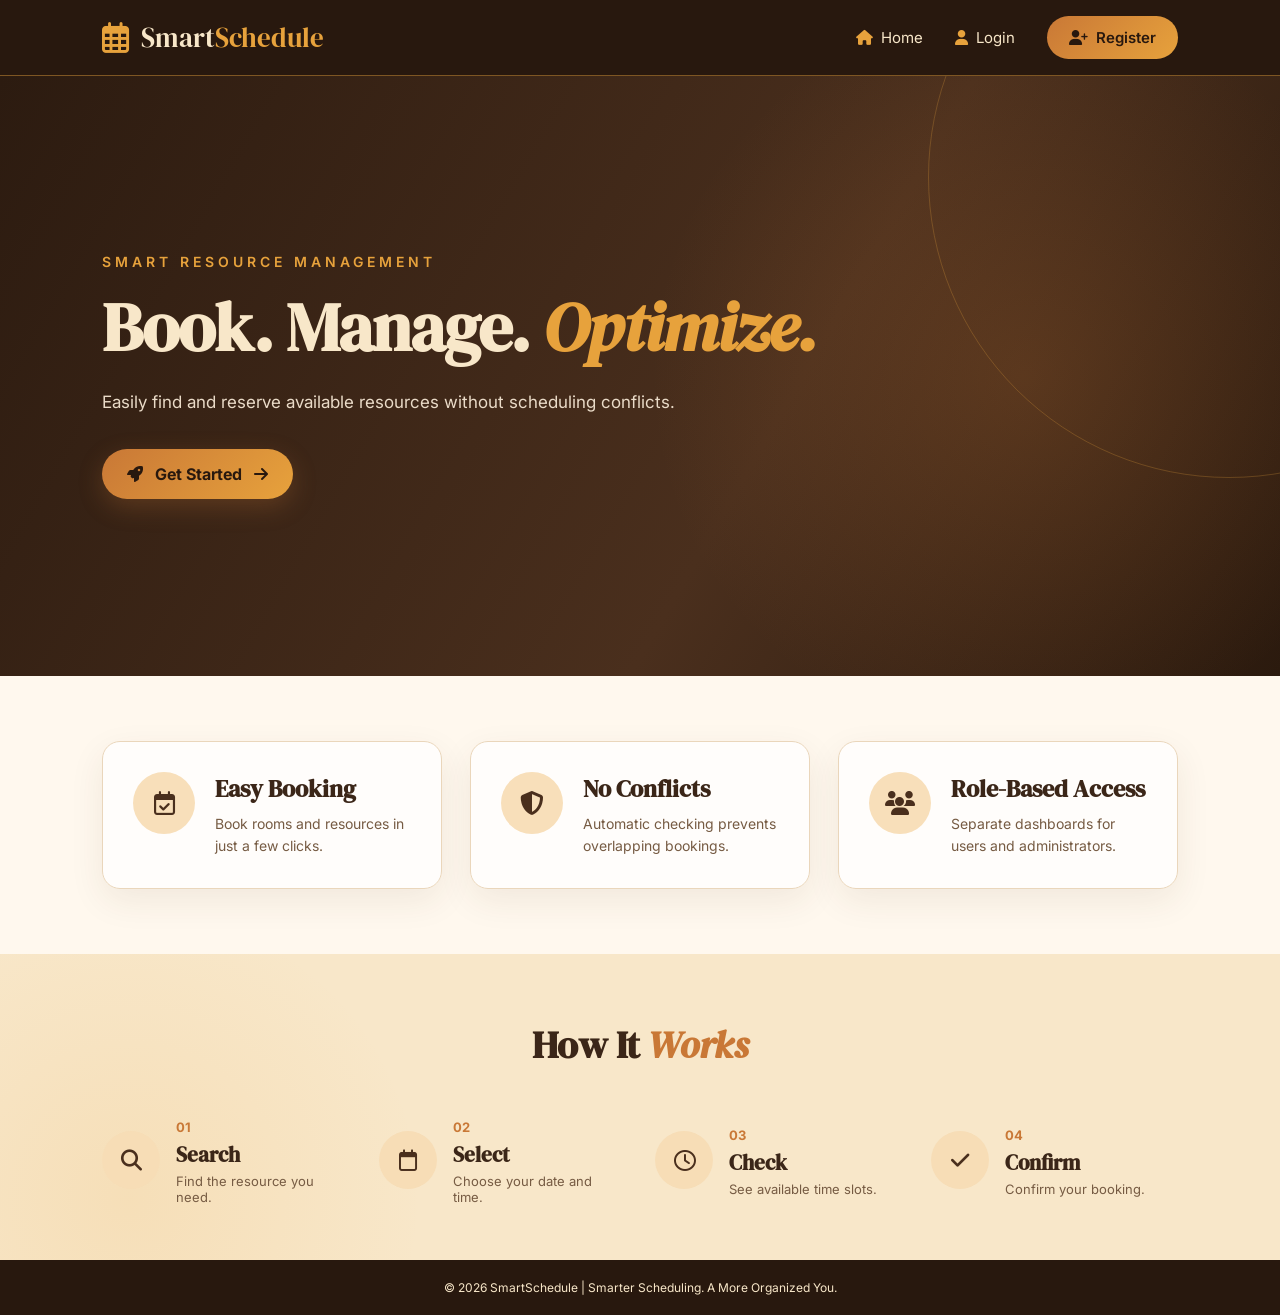
<file: frontend/index.html>
<!DOCTYPE html>
<html lang="en">

<head>
    <meta charset="UTF-8">
    <meta name="viewport" content="width=device-width, initial-scale=1.0">

    <title>SmartSchedule</title>

    <!-- Google Fonts -->
    <link rel="preconnect" href="https://fonts.googleapis.com">
    <link rel="preconnect" href="https://fonts.gstatic.com" crossorigin>

    <link
        href="https://fonts.googleapis.com/css2?family=DM+Serif+Display&family=Inter:wght@400;500;600;700&display=swap"
        rel="stylesheet">

    <!-- Icons -->
    <link
        rel="stylesheet"
        href="https://cdnjs.cloudflare.com/ajax/libs/font-awesome/6.5.0/css/all.min.css">

    <link rel="stylesheet" href="../css/style.css">
</head>

<body>

<header class="navbar">

    <div class="logo">
        <i class="fa-regular fa-calendar-days"></i>

        <span>
            Smart<span>Schedule</span>
        </span>
    </div>

    <nav>
        <a href="index.html">
            <i class="fa-solid fa-house"></i>
            Home
        </a>

        <a href="login.html">
            <i class="fa-solid fa-user"></i>
            Login
        </a>

        <a href="register.html" class="nav-btn">
            <i class="fa-solid fa-user-plus"></i>
            Register
        </a>
    </nav>

</header>


<!-- HERO -->

<section class="hero">

    <div class="hero-content">

        <p class="tagline">
            SMART RESOURCE MANAGEMENT
        </p>

        <h1>
            Book. Manage.
            <span>Optimize.</span>
        </h1>

        <p class="description">
            Easily find and reserve available resources
            without scheduling conflicts.
        </p>

        <a href="login.html" class="main-btn">
            <i class="fa-solid fa-rocket"></i>
            Get Started
            <i class="fa-solid fa-arrow-right"></i>
        </a>

    </div>

</section>


<!-- FEATURES -->

<section class="features">

    <div class="card">

        <div class="card-icon">
            <i class="fa-regular fa-calendar-check"></i>
        </div>

        <div>
            <h2>Easy Booking</h2>

            <p>
                Book rooms and resources in just a few clicks.
            </p>
        </div>

    </div>


    <div class="card">

        <div class="card-icon">
            <i class="fa-solid fa-shield-halved"></i>
        </div>

        <div>
            <h2>No Conflicts</h2>

            <p>
                Automatic checking prevents overlapping bookings.
            </p>
        </div>

    </div>


    <div class="card">

        <div class="card-icon">
            <i class="fa-solid fa-users"></i>
        </div>

        <div>
            <h2>Role-Based Access</h2>

            <p>
                Separate dashboards for users and administrators.
            </p>
        </div>

    </div>

</section>


<!-- HOW IT WORKS -->

<section class="how">

    <h2>
        How It <span>Works</span>
    </h2>

    <div class="steps">

        <div class="step">

            <div class="step-icon">
                <i class="fa-solid fa-magnifying-glass"></i>
            </div>

            <div>
                <span>01</span>
                <h3>Search</h3>
                <p>Find the resource you need.</p>
            </div>

        </div>


        <div class="step">

            <div class="step-icon">
                <i class="fa-regular fa-calendar"></i>
            </div>

            <div>
                <span>02</span>
                <h3>Select</h3>
                <p>Choose your date and time.</p>
            </div>

        </div>


        <div class="step">

            <div class="step-icon">
                <i class="fa-regular fa-clock"></i>
            </div>

            <div>
                <span>03</span>
                <h3>Check</h3>
                <p>See available time slots.</p>
            </div>

        </div>


        <div class="step">

            <div class="step-icon">
                <i class="fa-solid fa-check"></i>
            </div>

            <div>
                <span>04</span>
                <h3>Confirm</h3>
                <p>Confirm your booking.</p>
            </div>

        </div>

    </div>

</section>


<footer>
    © 2026 SmartSchedule | Smarter Scheduling. A More Organized You.
</footer>


<script src="../js/app.js"></script>

</body>
</html>
</file>
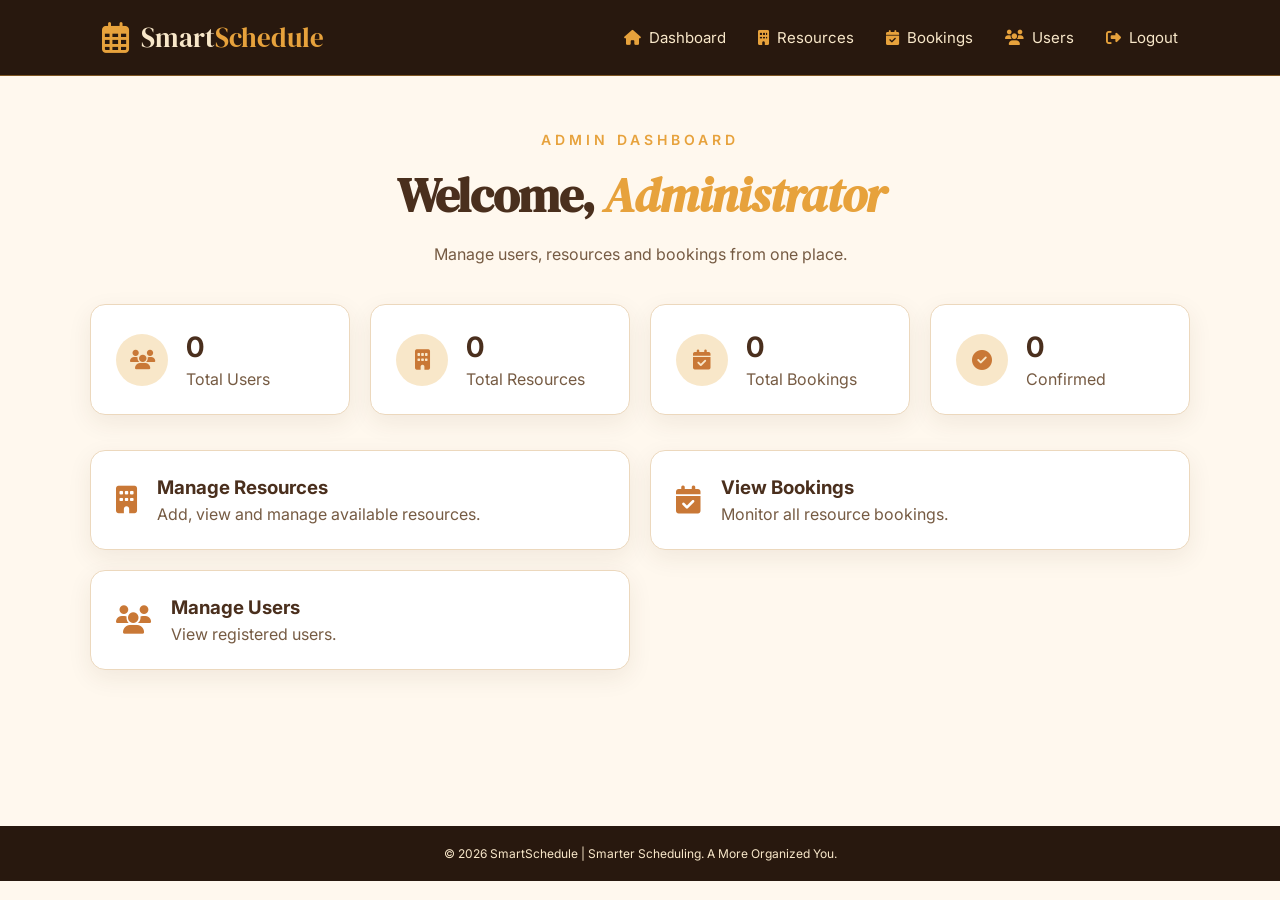
<file: frontend/admin-dashboard.html>
<!DOCTYPE html>
<html lang="en">

<head>
    <meta charset="UTF-8">
    <meta name="viewport" content="width=device-width, initial-scale=1.0">

    <title>Admin Dashboard - SmartSchedule</title>

    <link rel="stylesheet" href="../css/style.css">

    <link rel="preconnect" href="https://fonts.googleapis.com">
    <link rel="preconnect" href="https://fonts.gstatic.com" crossorigin>

    <link
        href="https://fonts.googleapis.com/css2?family=DM+Serif+Display&family=Inter:wght@400;500;600;700&display=swap"
        rel="stylesheet">

    <link
        rel="stylesheet"
        href="https://cdnjs.cloudflare.com/ajax/libs/font-awesome/6.5.0/css/all.min.css">
</head>

<body>

<header class="navbar">

    <div class="logo">
        <i class="fa-regular fa-calendar-days"></i>

        <span>
            Smart<span>Schedule</span>
        </span>
    </div>

    <nav>

        <a href="admin-dashboard.html">
            <i class="fa-solid fa-house"></i>
            Dashboard
        </a>

        <a href="manage-resources.html">
            <i class="fa-solid fa-building"></i>
            Resources
        </a>

        <a href="view-bookings.html">
            <i class="fa-solid fa-calendar-check"></i>
            Bookings
        </a>

        <a href="users.html">
            <i class="fa-solid fa-users"></i>
            Users
        </a>

        <a href="index.html">
            <i class="fa-solid fa-right-from-bracket"></i>
            Logout
        </a>

    </nav>

</header>


<section class="dashboard-page">

    <div class="dashboard-header">

        <p class="tagline">ADMIN DASHBOARD</p>

        <h1>
            Welcome, <span>Administrator</span>
        </h1>

        <p>
            Manage users, resources and bookings from one place.
        </p>

    </div>


    <div class="dashboard-stats">

        <div class="stat-card">

            <div class="stat-icon">
                <i class="fa-solid fa-users"></i>
            </div>

            <div>
                <h2 id="adminUsers">0</h2>
                <p>Total Users</p>
            </div>

        </div>


        <div class="stat-card">

            <div class="stat-icon">
                <i class="fa-solid fa-building"></i>
            </div>

            <div>
                <h2 id="adminResources">0</h2>
                <p>Total Resources</p>
            </div>

        </div>


        <div class="stat-card">

            <div class="stat-icon">
                <i class="fa-solid fa-calendar-check"></i>
            </div>

            <div>
                <h2 id="adminBookings">0</h2>
                <p>Total Bookings</p>
            </div>

        </div>


        <div class="stat-card">

            <div class="stat-icon">
                <i class="fa-solid fa-circle-check"></i>
            </div>

            <div>
                <h2 id="adminConfirmed">0</h2>
                <p>Confirmed</p>
            </div>

        </div>

    </div>


    <div class="dashboard-actions">

        <a href="manage-resources.html" class="dashboard-action">

            <i class="fa-solid fa-building"></i>

            <div>
                <h3>Manage Resources</h3>
                <p>Add, view and manage available resources.</p>
            </div>

        </a>


        <a href="view-bookings.html" class="dashboard-action">

            <i class="fa-solid fa-calendar-check"></i>

            <div>
                <h3>View Bookings</h3>
                <p>Monitor all resource bookings.</p>
            </div>

        </a>


        <a href="users.html" class="dashboard-action">

            <i class="fa-solid fa-users"></i>

            <div>
                <h3>Manage Users</h3>
                <p>View registered users.</p>
            </div>

        </a>

    </div>

</section>


<footer>
    © 2026 SmartSchedule | Smarter Scheduling. A More Organized You.
</footer>


<script src="../js/app.js"></script>

</body>
</html>
</file>
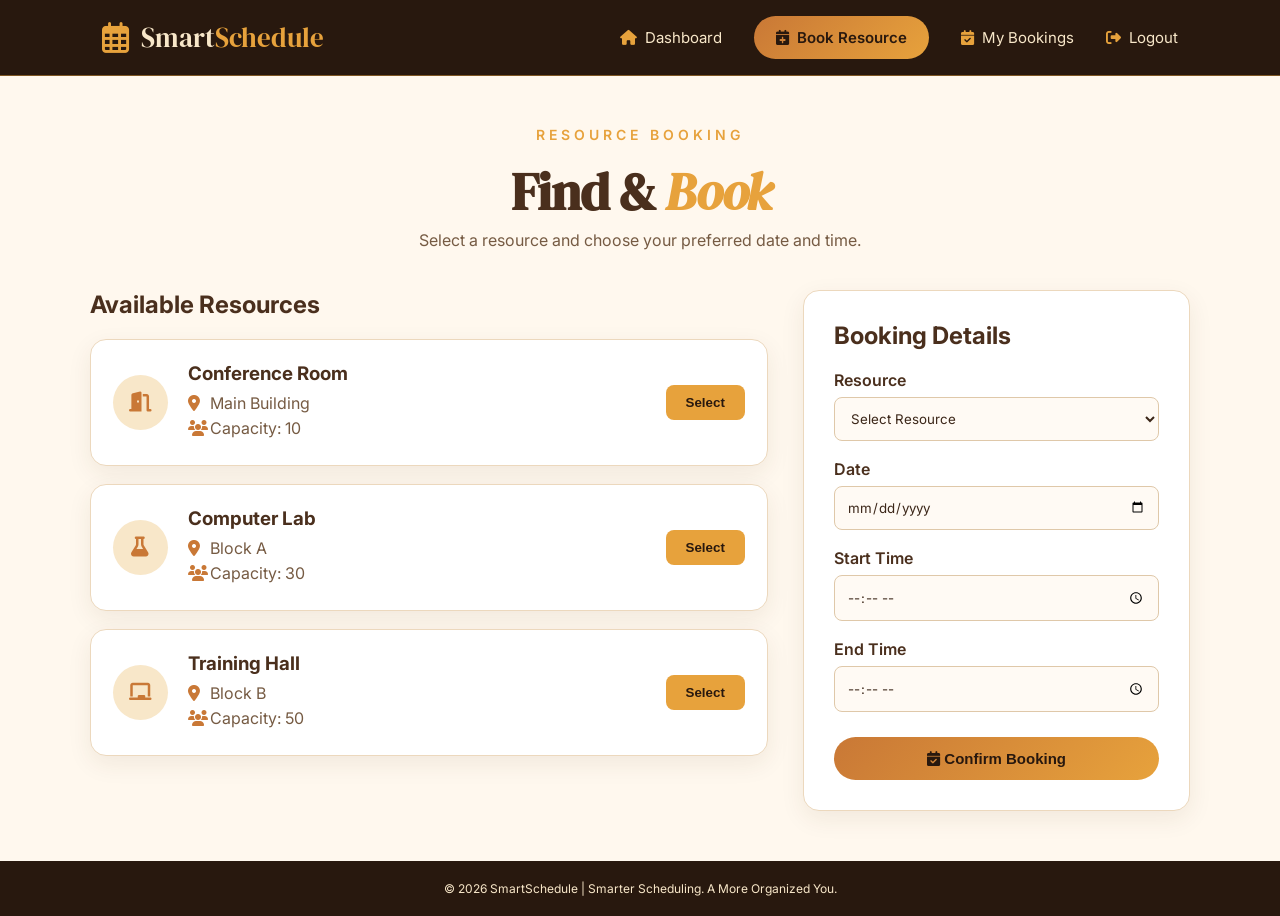
<file: frontend/book-resources.html>
<!DOCTYPE html>
<html lang="en">

<head>
    <meta charset="UTF-8">
    <meta name="viewport" content="width=device-width, initial-scale=1.0">

    <title>Book Resources - SmartSchedule</title>

    <link rel="stylesheet" href="../css/style.css">

    <link rel="preconnect" href="https://fonts.googleapis.com">
    <link rel="preconnect" href="https://fonts.gstatic.com" crossorigin>

    <link
        href="https://fonts.googleapis.com/css2?family=DM+Serif+Display&family=Inter:wght@400;500;600;700&display=swap"
        rel="stylesheet">

    <link
        rel="stylesheet"
        href="https://cdnjs.cloudflare.com/ajax/libs/font-awesome/6.5.0/css/all.min.css">
</head>

<body>

<header class="navbar">

    <div class="logo">
        <i class="fa-regular fa-calendar-days"></i>

        <span>
            Smart<span>Schedule</span>
        </span>
    </div>

    <nav>
        <a href="user-dashboard.html">
            <i class="fa-solid fa-house"></i>
            Dashboard
        </a>

        <a href="book-resources.html" class="nav-btn">
            <i class="fa-solid fa-calendar-plus"></i>
            Book Resource
        </a>

        <a href="my-bookings.html">
            <i class="fa-solid fa-calendar-check"></i>
            My Bookings
        </a>

        <a href="index.html">
            <i class="fa-solid fa-right-from-bracket"></i>
            Logout
        </a>
    </nav>

</header>


<section class="booking-page">

    <div class="booking-header">

        <p class="tagline">RESOURCE BOOKING</p>

        <h1>
            Find & <span>Book</span>
        </h1>

        <p>
            Select a resource and choose your preferred date and time.
        </p>

    </div>


    <div class="booking-container">

        <div class="resource-section">

            <h2>Available Resources</h2>

            <div id="resourceList">

                <div class="resource-card">

                    <div class="resource-icon">
                        <i class="fa-solid fa-door-open"></i>
                    </div>

                    <div>
                        <h3>Conference Room</h3>

                        <p>
                            <i class="fa-solid fa-location-dot"></i>
                            Main Building
                        </p>

                        <p>
                            <i class="fa-solid fa-users"></i>
                            Capacity: 10
                        </p>
                    </div>

                    <button class="select-btn">
                        Select
                    </button>

                </div>


                <div class="resource-card">

                    <div class="resource-icon">
                        <i class="fa-solid fa-flask"></i>
                    </div>

                    <div>
                        <h3>Computer Lab</h3>

                        <p>
                            <i class="fa-solid fa-location-dot"></i>
                            Block A
                        </p>

                        <p>
                            <i class="fa-solid fa-users"></i>
                            Capacity: 30
                        </p>
                    </div>

                    <button class="select-btn">
                        Select
                    </button>

                </div>


                <div class="resource-card">

                    <div class="resource-icon">
                        <i class="fa-solid fa-chalkboard"></i>
                    </div>

                    <div>
                        <h3>Training Hall</h3>

                        <p>
                            <i class="fa-solid fa-location-dot"></i>
                            Block B
                        </p>

                        <p>
                            <i class="fa-solid fa-users"></i>
                            Capacity: 50
                        </p>
                    </div>

                    <button class="select-btn">
                        Select
                    </button>

                </div>

            </div>

        </div>


        <div class="booking-form-card">

            <h2>Booking Details</h2>

            <form id="bookingForm">

                <label>Resource</label>

                <select id="resourceId" required>
                    <option value="">Select Resource</option>
                </select>


                <label>Date</label>

                <input
                    type="date"
                    id="bookingDate"
                    required>


                <label>Start Time</label>

                <input
                    type="time"
                    id="startTime"
                    required>


                <label>End Time</label>

                <input
                    type="time"
                    id="endTime"
                    required>


                <button type="submit" class="auth-btn">
                    <i class="fa-solid fa-calendar-check"></i>
                    Confirm Booking
                </button>

            </form>

        </div>

    </div>

</section>


<footer>
    © 2026 SmartSchedule | Smarter Scheduling. A More Organized You.
</footer>


<script src="../js/app.js"></script>

</body>
</html>
</file>
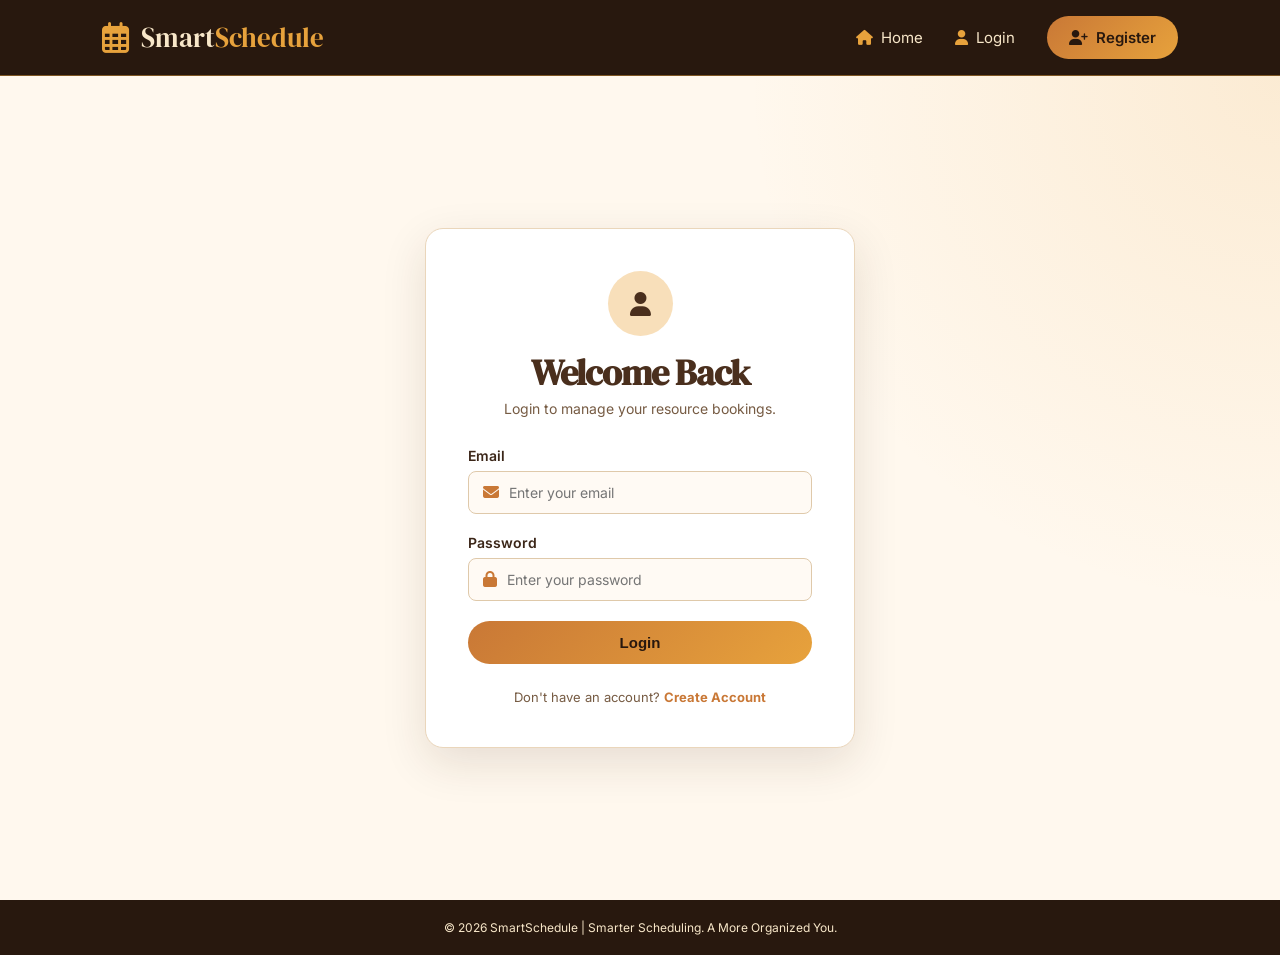
<file: frontend/login.html>
<!DOCTYPE html>
<html lang="en">

<head>
    <meta charset="UTF-8">
    <meta name="viewport" content="width=device-width, initial-scale=1.0">

    <title>Login - SmartSchedule</title>

    <link rel="stylesheet" href="../css/style.css">

    <link rel="preconnect" href="https://fonts.googleapis.com">
    <link rel="preconnect" href="https://fonts.gstatic.com" crossorigin>

    <link
        href="https://fonts.googleapis.com/css2?family=DM+Serif+Display&family=Inter:wght@400;500;600;700&display=swap"
        rel="stylesheet">

    <link
        rel="stylesheet"
        href="https://cdnjs.cloudflare.com/ajax/libs/font-awesome/6.5.0/css/all.min.css">
</head>

<body>

<header class="navbar">

    <div class="logo">
        <i class="fa-regular fa-calendar-days"></i>

        <span>
            Smart<span>Schedule</span>
        </span>
    </div>

    <nav>
        <a href="index.html">
            <i class="fa-solid fa-house"></i>
            Home
        </a>

        <a href="login.html">
            <i class="fa-solid fa-user"></i>
            Login
        </a>

        <a href="register.html" class="nav-btn">
            <i class="fa-solid fa-user-plus"></i>
            Register
        </a>
    </nav>

</header>


<section class="auth-page">

    <div class="auth-card">

        <div class="auth-icon">
            <i class="fa-solid fa-user"></i>
        </div>

        <h1>Welcome Back</h1>

        <p class="auth-subtitle">
            Login to manage your resource bookings.
        </p>


  <form id="loginForm">

    <label>Email</label>

    <div class="input-box">
        <i class="fa-solid fa-envelope"></i>

        <input
            type="email"
            id="loginEmail"
            placeholder="Enter your email"
            required>
    </div>

    <label>Password</label>

    <div class="input-box">
        <i class="fa-solid fa-lock"></i>

        <input
            type="password"
            id="loginPassword"
            placeholder="Enter your password"
            required>
    </div>

    <button type="submit" class="auth-btn">
        Login
    </button>

</form>


        <p class="auth-footer">
            Don't have an account?
            <a href="register.html">Create Account</a>
        </p>

    </div>

</section>


<footer>
    © 2026 SmartSchedule | Smarter Scheduling. A More Organized You.
</footer>

<script src="../js/app.js"></script>

</body>
</html>
</file>
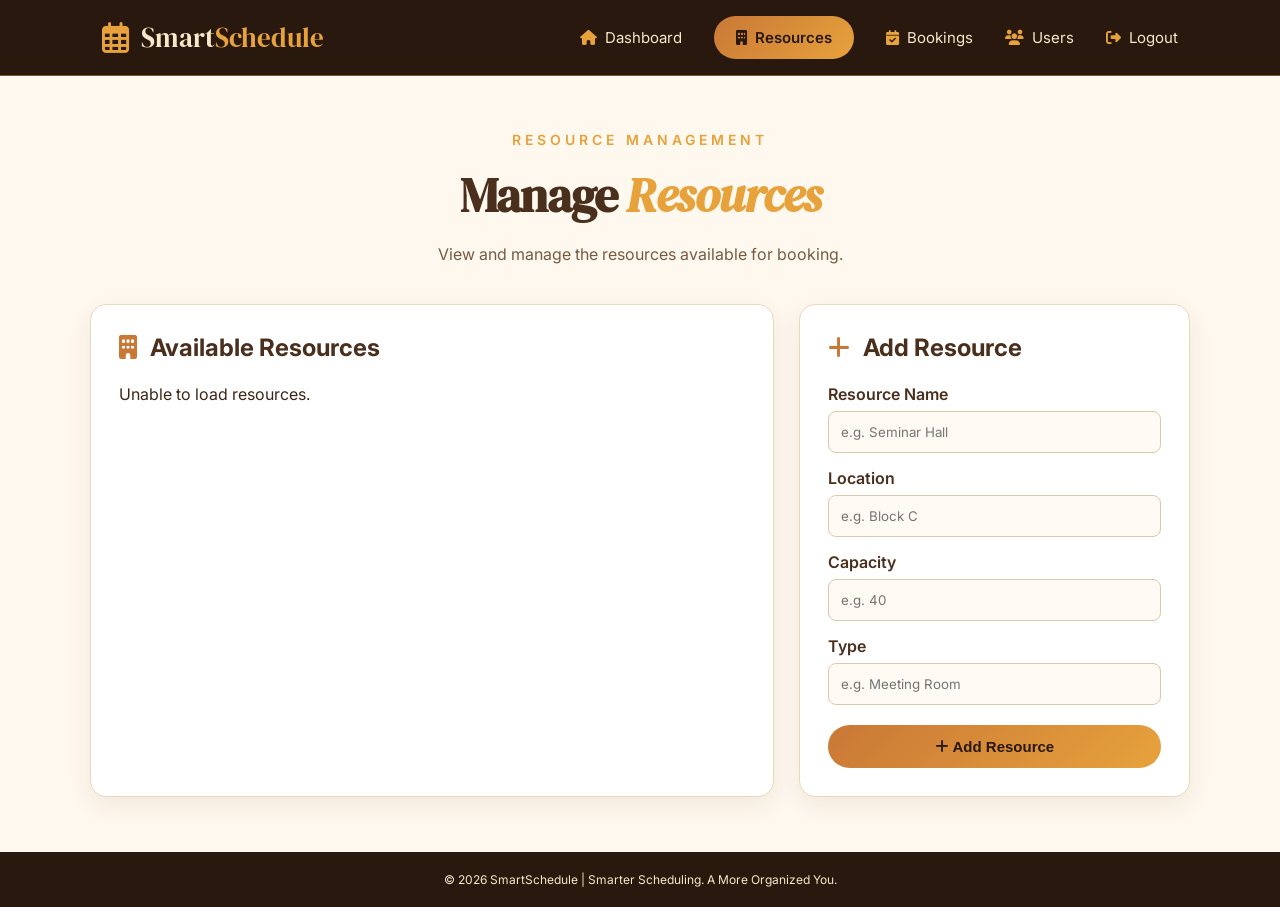
<file: frontend/manage-resources.html>
<!DOCTYPE html>
<html lang="en">

<head>
    <meta charset="UTF-8">
    <meta name="viewport" content="width=device-width, initial-scale=1.0">

    <title>Manage Resources - SmartSchedule</title>

    <link rel="stylesheet" href="../css/style.css">

    <link rel="preconnect" href="https://fonts.googleapis.com">
    <link rel="preconnect" href="https://fonts.gstatic.com" crossorigin>

    <link
        href="https://fonts.googleapis.com/css2?family=DM+Serif+Display&family=Inter:wght@400;500;600;700&display=swap"
        rel="stylesheet">

    <link
        rel="stylesheet"
        href="https://cdnjs.cloudflare.com/ajax/libs/font-awesome/6.5.0/css/all.min.css">
</head>

<body>

<header class="navbar">

    <div class="logo">
        <i class="fa-regular fa-calendar-days"></i>

        <span>
            Smart<span>Schedule</span>
        </span>
    </div>

    <nav>

        <a href="admin-dashboard.html">
            <i class="fa-solid fa-house"></i>
            Dashboard
        </a>

        <a href="manage-resources.html" class="nav-btn">
            <i class="fa-solid fa-building"></i>
            Resources
        </a>

        <a href="view-bookings.html">
            <i class="fa-solid fa-calendar-check"></i>
            Bookings
        </a>

        <a href="users.html">
            <i class="fa-solid fa-users"></i>
            Users
        </a>

        <a href="index.html">
            <i class="fa-solid fa-right-from-bracket"></i>
            Logout
        </a>

    </nav>

</header>


<section class="dashboard-page">

    <div class="dashboard-header">

        <p class="tagline">RESOURCE MANAGEMENT</p>

        <h1>
            Manage <span>Resources</span>
        </h1>

        <p>
            View and manage the resources available for booking.
        </p>

    </div>


    <div class="resource-admin-container">

        <div class="resource-list-card">

            <h2>
                <i class="fa-solid fa-building"></i>
                Available Resources
            </h2>

            <div id="adminResourceList">
                Loading resources...
            </div>

        </div>


        <div class="resource-add-card">

            <h2>
                <i class="fa-solid fa-plus"></i>
                Add Resource
            </h2>

            <form id="resourceForm">

                <label>Resource Name</label>

                <input
                    type="text"
                    id="resourceName"
                    placeholder="e.g. Seminar Hall"
                    required>


                <label>Location</label>

                <input
                    type="text"
                    id="resourceLocation"
                    placeholder="e.g. Block C"
                    required>


                <label>Capacity</label>

                <input
                    type="number"
                    id="resourceCapacity"
                    min="1"
                    placeholder="e.g. 40"
                    required>


                <label>Type</label>

                <input
                    type="text"
                    id="resourceType"
                    placeholder="e.g. Meeting Room"
                    required>


                <button type="submit" class="auth-btn">
                    <i class="fa-solid fa-plus"></i>
                    Add Resource
                </button>

            </form>

        </div>

    </div>

</section>


<footer>
    © 2026 SmartSchedule | Smarter Scheduling. A More Organized You.
</footer>


<script src="../js/app.js"></script>

</body>
</html>
</file>
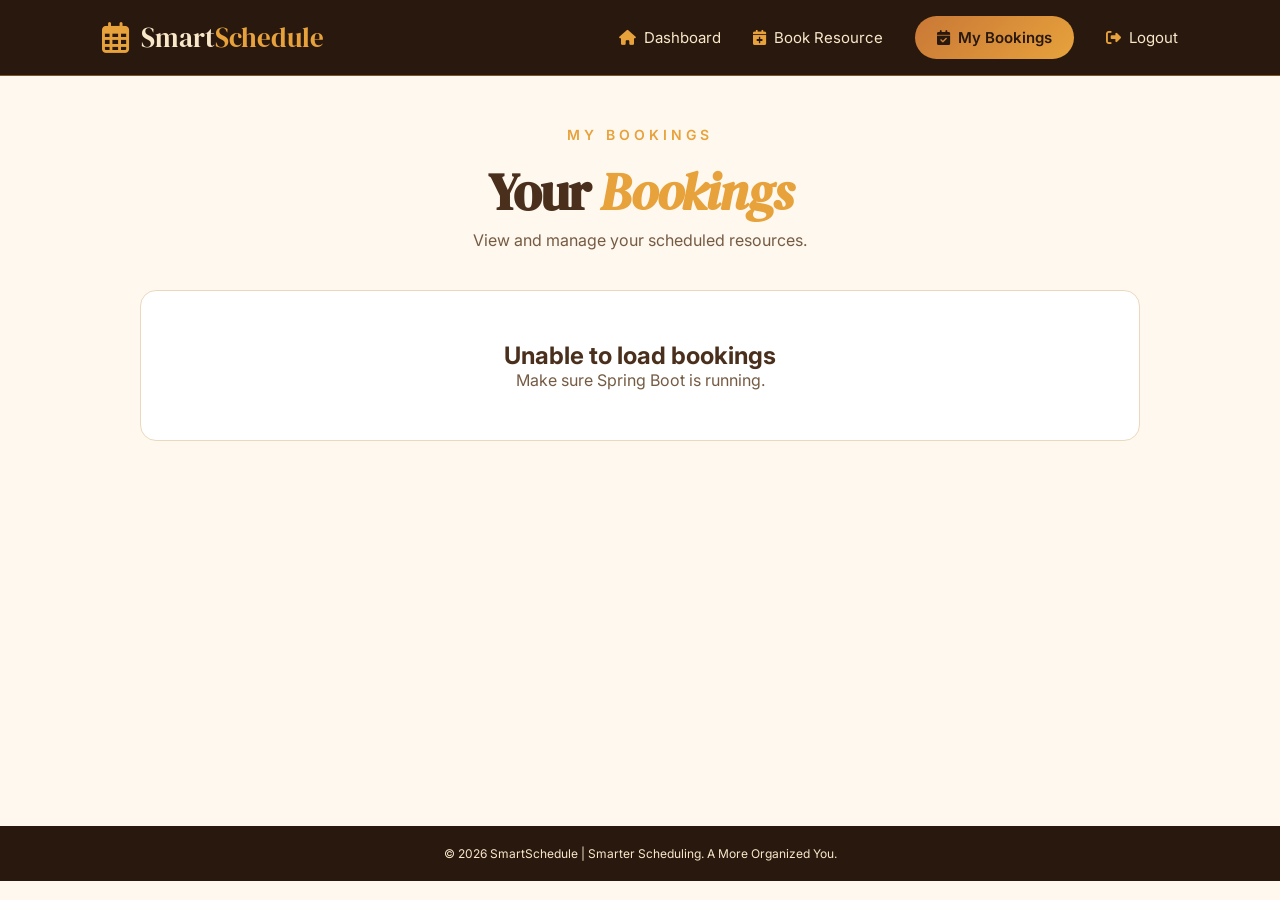
<file: frontend/my-bookings.html>
<!DOCTYPE html>
<html lang="en">

<head>
    <meta charset="UTF-8">
    <meta name="viewport" content="width=device-width, initial-scale=1.0">

    <title>My Bookings - SmartSchedule</title>

    <link rel="stylesheet" href="../css/style.css">

    <link rel="preconnect" href="https://fonts.googleapis.com">
    <link rel="preconnect" href="https://fonts.gstatic.com" crossorigin>

    <link
        href="https://fonts.googleapis.com/css2?family=DM+Serif+Display&family=Inter:wght@400;500;600;700&display=swap"
        rel="stylesheet">

    <link
        rel="stylesheet"
        href="https://cdnjs.cloudflare.com/ajax/libs/font-awesome/6.5.0/css/all.min.css">
</head>

<body>

<header class="navbar">

    <div class="logo">
        <i class="fa-regular fa-calendar-days"></i>

        <span>
            Smart<span>Schedule</span>
        </span>
    </div>

    <nav>
        <a href="user-dashboard.html">
            <i class="fa-solid fa-house"></i>
            Dashboard
        </a>

        <a href="book-resources.html">
            <i class="fa-solid fa-calendar-plus"></i>
            Book Resource
        </a>

        <a href="my-bookings.html" class="nav-btn">
            <i class="fa-solid fa-calendar-check"></i>
            My Bookings
        </a>

        <a href="index.html">
            <i class="fa-solid fa-right-from-bracket"></i>
            Logout
        </a>
    </nav>

</header>


<section class="booking-page">

    <div class="booking-header">

        <p class="tagline">MY BOOKINGS</p>

        <h1>
            Your <span>Bookings</span>
        </h1>

        <p>
            View and manage your scheduled resources.
        </p>

    </div>


    <div class="my-bookings-container">

        <div id="bookingsList">

            <p class="loading">
                Loading your bookings...
            </p>

        </div>

    </div>

</section>


<footer>
    © 2026 SmartSchedule | Smarter Scheduling. A More Organized You.
</footer>


<script src="../js/app.js"></script>

</body>
</html>
</file>
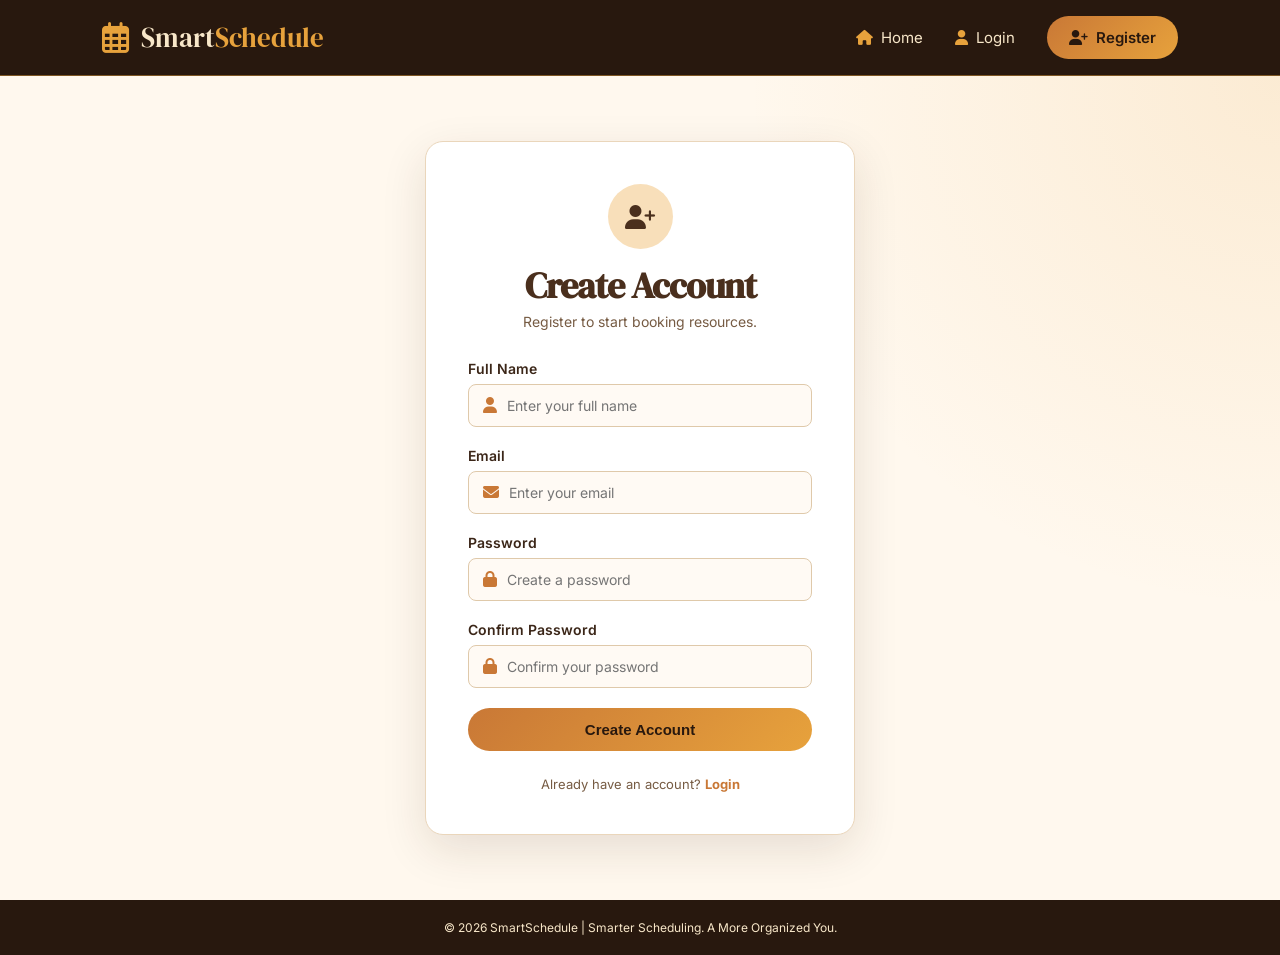
<file: frontend/register.html>
<!DOCTYPE html>
<html lang="en">

<head>
    <meta charset="UTF-8">
    <meta name="viewport" content="width=device-width, initial-scale=1.0">

    <title>Register - SmartSchedule</title>

    <link rel="stylesheet" href="../css/style.css">

    <link rel="preconnect" href="https://fonts.googleapis.com">
    <link rel="preconnect" href="https://fonts.gstatic.com" crossorigin>

    <link
        href="https://fonts.googleapis.com/css2?family=DM+Serif+Display&family=Inter:wght@400;500;600;700&display=swap"
        rel="stylesheet">

    <link
        rel="stylesheet"
        href="https://cdnjs.cloudflare.com/ajax/libs/font-awesome/6.5.0/css/all.min.css">
</head>

<body>

<header class="navbar">

    <div class="logo">
        <i class="fa-regular fa-calendar-days"></i>

        <span>
            Smart<span>Schedule</span>
        </span>
    </div>

    <nav>
        <a href="index.html">
            <i class="fa-solid fa-house"></i>
            Home
        </a>

        <a href="login.html">
            <i class="fa-solid fa-user"></i>
            Login
        </a>

        <a href="register.html" class="nav-btn">
            <i class="fa-solid fa-user-plus"></i>
            Register
        </a>
    </nav>

</header>


<section class="auth-page">

    <div class="auth-card">

        <div class="auth-icon">
            <i class="fa-solid fa-user-plus"></i>
        </div>

        <h1>Create Account</h1>

        <p class="auth-subtitle">
            Register to start booking resources.
        </p>


        <form id="registerForm">

        <label>Full Name</label>

        <div class="input-box">
            <i class="fa-solid fa-user"></i>

            <input
                type="text"
                id="name"
                placeholder="Enter your full name"
                required>
        </div>


        <label>Email</label>

        <div class="input-box">
            <i class="fa-solid fa-envelope"></i>

            <input
                type="email"
                id="email"
                placeholder="Enter your email"
                required>
        </div>


        <label>Password</label>

        <div class="input-box">
            <i class="fa-solid fa-lock"></i>

            <input
                type="password"
                id="password"
                placeholder="Create a password"
                required>
        </div>


        <label>Confirm Password</label>

        <div class="input-box">
            <i class="fa-solid fa-lock"></i>

            <input
                type="password"
                id="confirmPassword"
                placeholder="Confirm your password"
                required>
        </div>


        <button type="submit" class="auth-btn">
            Create Account
        </button>

    </form>


        <p class="auth-footer">
            Already have an account?
            <a href="login.html">Login</a>
        </p>

    </div>

</section>


<footer>
    © 2026 SmartSchedule | Smarter Scheduling. A More Organized You.
</footer>


<script src="../js/app.js"></script>

</body>
</html>
</file>
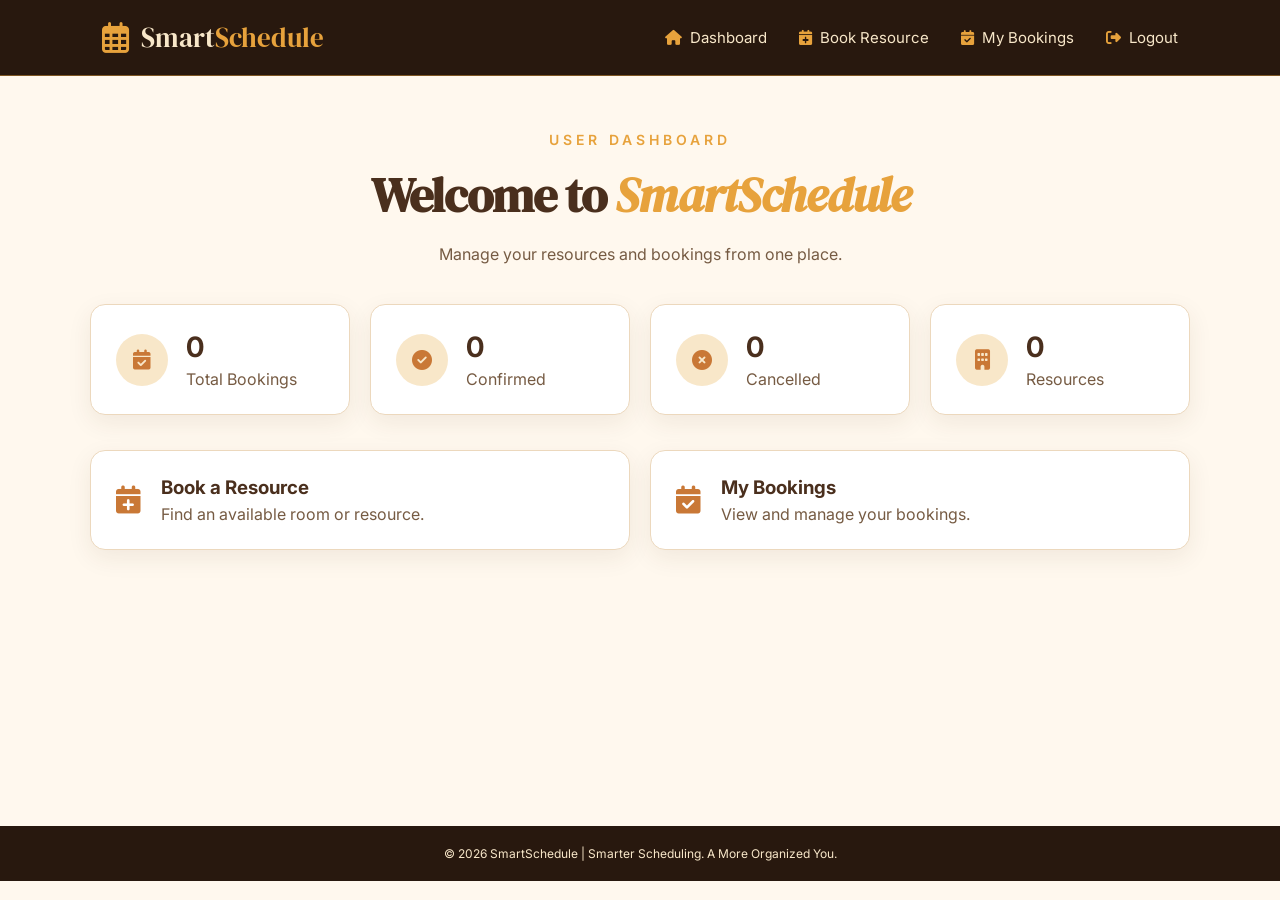
<file: frontend/user-dashboard.html>
<!DOCTYPE html>
<html lang="en">

<head>
    <meta charset="UTF-8">
    <meta name="viewport" content="width=device-width, initial-scale=1.0">

    <title>Dashboard - SmartSchedule</title>

    <link rel="stylesheet" href="../css/style.css">

    <link rel="preconnect" href="https://fonts.googleapis.com">
    <link rel="preconnect" href="https://fonts.gstatic.com" crossorigin>

    <link
        href="https://fonts.googleapis.com/css2?family=DM+Serif+Display&family=Inter:wght@400;500;600;700&display=swap"
        rel="stylesheet">

    <link
        rel="stylesheet"
        href="https://cdnjs.cloudflare.com/ajax/libs/font-awesome/6.5.0/css/all.min.css">
</head>

<body>

<header class="navbar">

    <div class="logo">
        <i class="fa-regular fa-calendar-days"></i>

        <span>
            Smart<span>Schedule</span>
        </span>
    </div>

    <nav>
        <a href="user-dashboard.html">
            <i class="fa-solid fa-house"></i>
            Dashboard
        </a>

        <a href="book-resources.html">
            <i class="fa-solid fa-calendar-plus"></i>
            Book Resource
        </a>

        <a href="my-bookings.html">
            <i class="fa-solid fa-calendar-check"></i>
            My Bookings
        </a>

        <a href="index.html">
            <i class="fa-solid fa-right-from-bracket"></i>
            Logout
        </a>
    </nav>

</header>


<section class="dashboard-page">

    <div class="dashboard-header">

        <p class="tagline">USER DASHBOARD</p>

        <h1>
            Welcome to <span>SmartSchedule</span>
        </h1>

        <p>
            Manage your resources and bookings from one place.
        </p>

    </div>


    <div class="dashboard-stats">

        <div class="stat-card">

            <div class="stat-icon">
                <i class="fa-solid fa-calendar-check"></i>
            </div>

            <div>
                <h2 id="totalBookings">0</h2>
                <p>Total Bookings</p>
            </div>

        </div>


        <div class="stat-card">

            <div class="stat-icon">
                <i class="fa-solid fa-circle-check"></i>
            </div>

            <div>
                <h2 id="confirmedBookings">0</h2>
                <p>Confirmed</p>
            </div>

        </div>


        <div class="stat-card">

            <div class="stat-icon">
                <i class="fa-solid fa-circle-xmark"></i>
            </div>

            <div>
                <h2 id="cancelledBookings">0</h2>
                <p>Cancelled</p>
            </div>

        </div>


        <div class="stat-card">

            <div class="stat-icon">
                <i class="fa-solid fa-building"></i>
            </div>

            <div>
                <h2 id="totalResources">0</h2>
                <p>Resources</p>
            </div>

        </div>

    </div>


    <div class="dashboard-actions">

        <a href="book-resources.html" class="dashboard-action">

            <i class="fa-solid fa-calendar-plus"></i>

            <div>
                <h3>Book a Resource</h3>
                <p>Find an available room or resource.</p>
            </div>

        </a>


        <a href="my-bookings.html" class="dashboard-action">

            <i class="fa-solid fa-calendar-check"></i>

            <div>
                <h3>My Bookings</h3>
                <p>View and manage your bookings.</p>
            </div>

        </a>

    </div>

</section>


<footer>
    © 2026 SmartSchedule | Smarter Scheduling. A More Organized You.
</footer>


<script src="../js/app.js"></script>

</body>
</html>
</file>
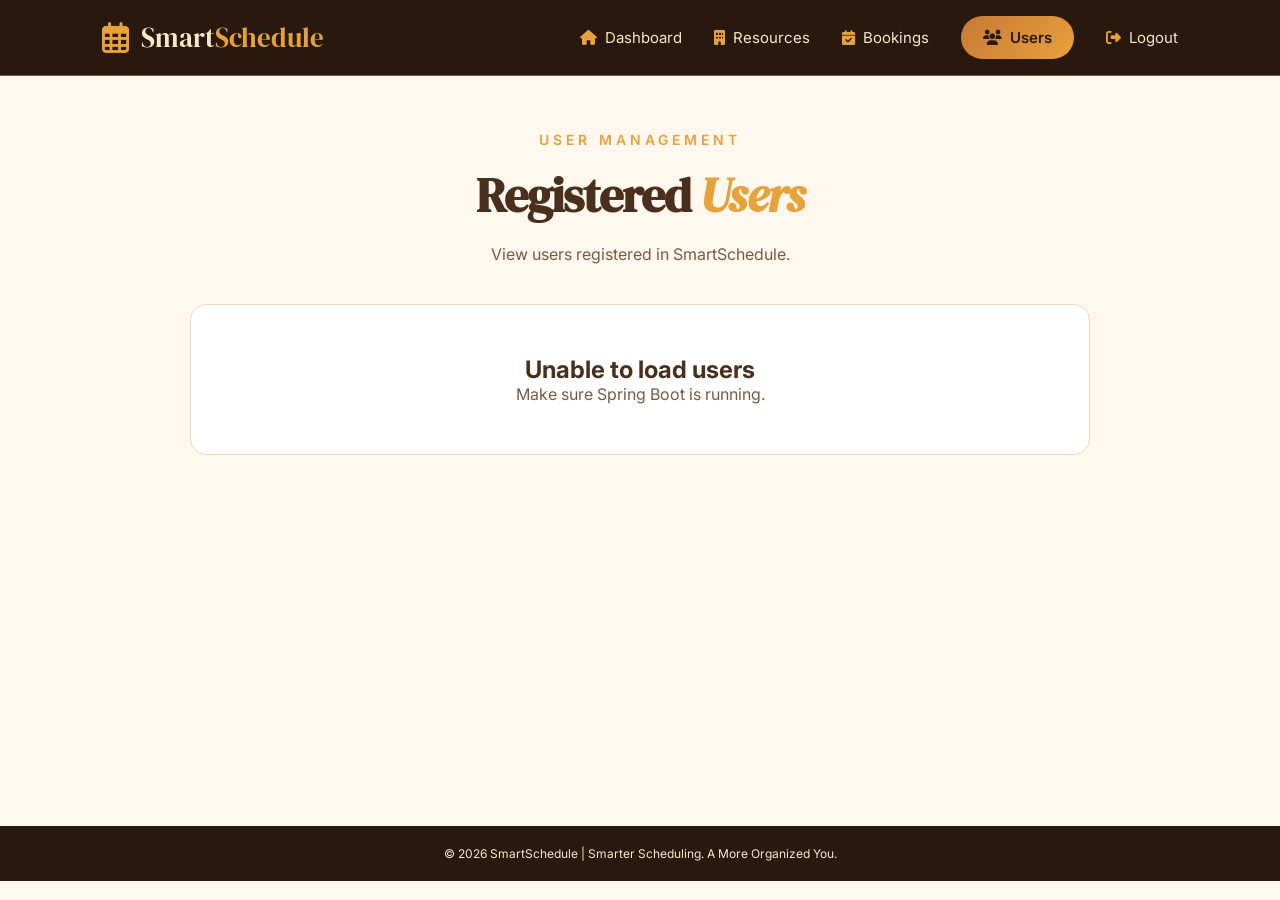
<file: frontend/users.html>
<!DOCTYPE html>
<html lang="en">

<head>
    <meta charset="UTF-8">
    <meta name="viewport" content="width=device-width, initial-scale=1.0">

    <title>Users - SmartSchedule</title>

    <link rel="stylesheet" href="../css/style.css">

    <link rel="preconnect" href="https://fonts.googleapis.com">
    <link rel="preconnect" href="https://fonts.gstatic.com" crossorigin>

    <link
        href="https://fonts.googleapis.com/css2?family=DM+Serif+Display&family=Inter:wght@400;500;600;700&display=swap"
        rel="stylesheet">

    <link
        rel="stylesheet"
        href="https://cdnjs.cloudflare.com/ajax/libs/font-awesome/6.5.0/css/all.min.css">
</head>

<body>

<header class="navbar">

    <div class="logo">
        <i class="fa-regular fa-calendar-days"></i>

        <span>
            Smart<span>Schedule</span>
        </span>
    </div>

    <nav>

        <a href="admin-dashboard.html">
            <i class="fa-solid fa-house"></i>
            Dashboard
        </a>

        <a href="manage-resources.html">
            <i class="fa-solid fa-building"></i>
            Resources
        </a>

        <a href="view-bookings.html">
            <i class="fa-solid fa-calendar-check"></i>
            Bookings
        </a>

        <a href="users.html" class="nav-btn">
            <i class="fa-solid fa-users"></i>
            Users
        </a>

        <a href="index.html">
            <i class="fa-solid fa-right-from-bracket"></i>
            Logout
        </a>

    </nav>

</header>


<section class="dashboard-page">

    <div class="dashboard-header">

        <p class="tagline">USER MANAGEMENT</p>

        <h1>
            Registered <span>Users</span>
        </h1>

        <p>
            View users registered in SmartSchedule.
        </p>

    </div>


    <div class="users-container">

        <div id="usersList">
            Loading users...
        </div>

    </div>

</section>


<footer>
    © 2026 SmartSchedule | Smarter Scheduling. A More Organized You.
</footer>


<script src="../js/app.js"></script>

</body>
</html>
</file>
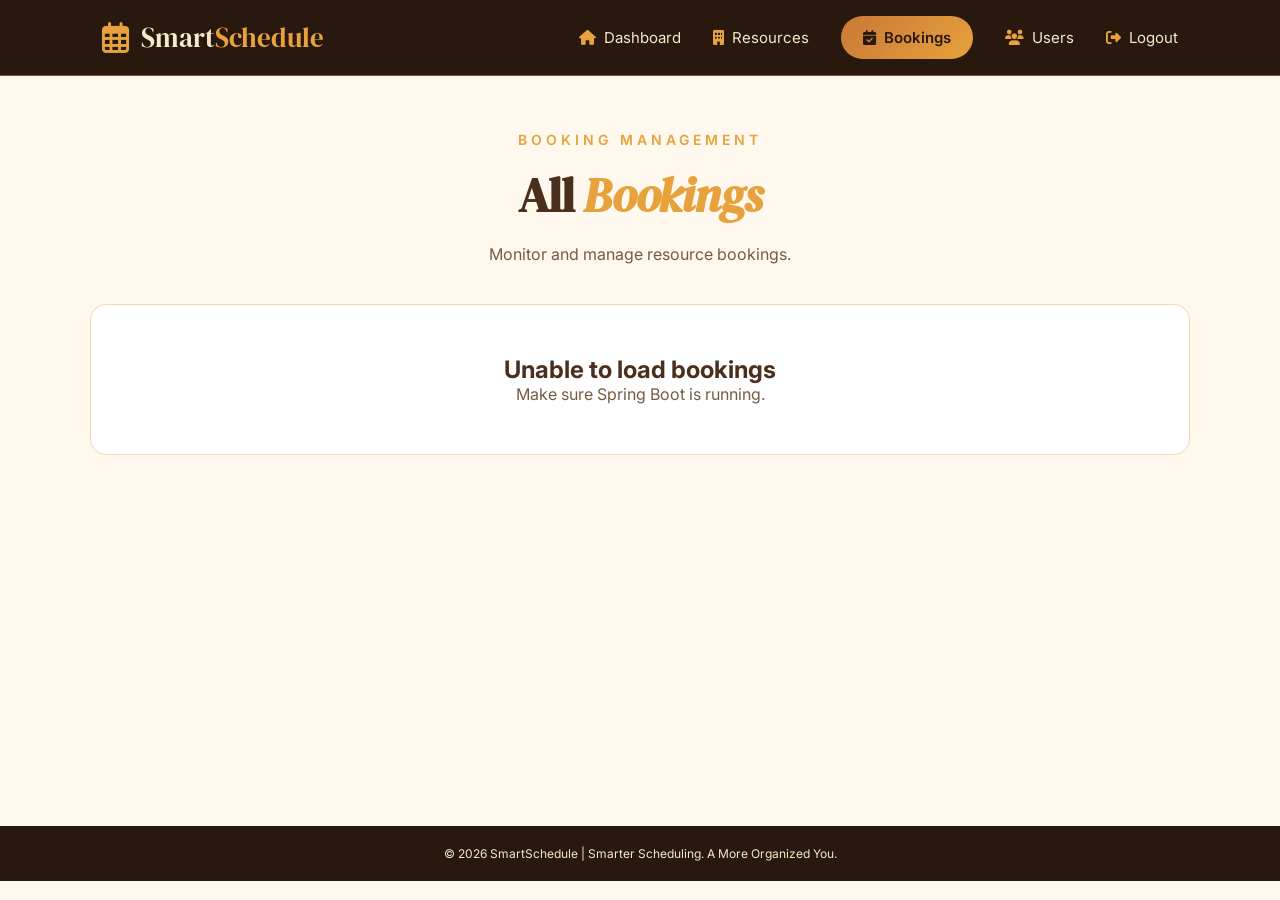
<file: frontend/view-bookings.html>
<!DOCTYPE html>
<html lang="en">

<head>
    <meta charset="UTF-8">
    <meta name="viewport" content="width=device-width, initial-scale=1.0">

    <title>View Bookings - SmartSchedule</title>

    <link rel="stylesheet" href="../css/style.css">

    <link rel="preconnect" href="https://fonts.googleapis.com">
    <link rel="preconnect" href="https://fonts.gstatic.com" crossorigin>

    <link
        href="https://fonts.googleapis.com/css2?family=DM+Serif+Display&family=Inter:wght@400;500;600;700&display=swap"
        rel="stylesheet">

    <link
        rel="stylesheet"
        href="https://cdnjs.cloudflare.com/ajax/libs/font-awesome/6.5.0/css/all.min.css">
</head>

<body>

<header class="navbar">

    <div class="logo">
        <i class="fa-regular fa-calendar-days"></i>

        <span>
            Smart<span>Schedule</span>
        </span>
    </div>

    <nav>

        <a href="admin-dashboard.html">
            <i class="fa-solid fa-house"></i>
            Dashboard
        </a>

        <a href="manage-resources.html">
            <i class="fa-solid fa-building"></i>
            Resources
        </a>

        <a href="view-bookings.html" class="nav-btn">
            <i class="fa-solid fa-calendar-check"></i>
            Bookings
        </a>

        <a href="users.html">
            <i class="fa-solid fa-users"></i>
            Users
        </a>

        <a href="index.html">
            <i class="fa-solid fa-right-from-bracket"></i>
            Logout
        </a>

    </nav>

</header>


<section class="dashboard-page">

    <div class="dashboard-header">

        <p class="tagline">BOOKING MANAGEMENT</p>

        <h1>
            All <span>Bookings</span>
        </h1>

        <p>
            Monitor and manage resource bookings.
        </p>

    </div>


    <div class="admin-bookings-container">

        <div id="adminBookingsList">
            Loading bookings...
        </div>

    </div>

</section>


<footer>
    © 2026 SmartSchedule | Smarter Scheduling. A More Organized You.
</footer>


<script src="../js/app.js"></script>

</body>
</html>
</file>
<file: css/style.css>
:root {
    --mocha: #4a2f1d;
    --dark-mocha: #28180e;
    --champagne: #f8e7c9;
    --gold: #e7a23c;
    --amber: #c97836;
    --cream: #fff8ee;
    --text: #3b2618;
    --muted: #765b43;
    --white: #ffffff;
}

* {
    margin: 0;
    padding: 0;
    box-sizing: border-box;
}

body {
    font-family: "Inter", sans-serif;
    background: var(--cream);
    color: var(--text);
}


/* =========================
   NAVBAR
========================= */

.navbar {
    height: 76px;

    padding: 0 8%;

    display: flex;
    align-items: center;
    justify-content: space-between;

    background: var(--dark-mocha);

    border-bottom: 1px solid rgba(231, 162, 60, 0.45);
}


/* LOGO */

.logo {
    display: flex;
    align-items: center;
    gap: 12px;

    font-family: "DM Serif Display", serif;

    font-size: 27px;

    color: var(--champagne);
}

.logo i {
    color: var(--gold);

    font-size: 31px;
}

.logo span span {
    color: var(--gold);
}


/* NAVIGATION */

nav {
    display: flex;
    align-items: center;
    gap: 32px;
}

nav a {
    display: flex;
    align-items: center;
    gap: 8px;

    color: var(--champagne);

    text-decoration: none;

    font-size: 15px;

    transition: 0.3s;
}

nav a:hover {
    color: var(--gold);
}

nav i {
    color: var(--gold);
}


/* REGISTER BUTTON */

.nav-btn {
    padding: 12px 22px;

    border-radius: 30px;

    background: linear-gradient(
        135deg,
        var(--amber),
        var(--gold)
    );

    color: var(--dark-mocha) !important;

    font-weight: 600;
}

.nav-btn i {
    color: var(--dark-mocha);
}


/* =========================
   HERO
========================= */

.hero {
    min-height: 600px;

    display: flex;
    align-items: center;

    padding: 80px 8%;

    position: relative;

    overflow: hidden;

    background:
        radial-gradient(
            circle at 80% 50%,
            rgba(201, 120, 54, 0.20),
            transparent 35%
        ),
        linear-gradient(
            120deg,
            #2c1b10,
            #4a2f1d 60%,
            #2b1a0e
        );
}


/* decorative glow */

.hero::after {
    content: "";

    position: absolute;

    width: 600px;
    height: 600px;

    right: -250px;
    top: -200px;

    border-radius: 50%;

    border: 1px solid rgba(231, 162, 60, 0.25);
}


/* HERO CONTENT */

.hero-content {
    max-width: 720px;

    position: relative;

    z-index: 2;
}


/* TAGLINE */

.tagline {
    color: var(--gold);

    font-size: 14px;

    font-weight: 600;

    letter-spacing: 4px;

    margin-bottom: 22px;
}


/* HEADING */

h1 {
    font-family: "DM Serif Display", serif;

    font-size: 68px;

    line-height: 1.05;

    color: var(--champagne);

    letter-spacing: -1px;

    margin-bottom: 24px;
}

h1 span {
    color: var(--gold);

    font-style: italic;
}


/* DESCRIPTION */

.description {
    max-width: 580px;

    color: #eadbc8;

    font-size: 17px;

    line-height: 1.8;

    margin-bottom: 32px;
}


/* GET STARTED */

.main-btn {
    display: inline-flex;

    align-items: center;

    gap: 12px;

    padding: 15px 25px;

    border-radius: 30px;

    background: linear-gradient(
        135deg,
        var(--amber),
        var(--gold)
    );

    color: var(--dark-mocha);

    text-decoration: none;

    font-weight: 700;

    box-shadow:
        0 8px 25px rgba(199, 120, 54, 0.25);

    transition: 0.3s;
}

.main-btn:hover {
    transform: translateY(-2px);

    box-shadow:
        0 12px 30px rgba(199, 120, 54, 0.4);
}


/* =========================
   FEATURES
========================= */

.features {
    display: flex;

    gap: 28px;

    padding: 65px 8%;

    background: var(--cream);
}


/* CARD */

.card {
    flex: 1;

    display: flex;

    align-items: flex-start;

    gap: 20px;

    padding: 30px;

    background: rgba(255, 255, 255, 0.8);

    border: 1px solid #ead6bb;

    border-radius: 18px;

    box-shadow:
        0 12px 35px rgba(80, 50, 25, 0.08);

    transition: 0.3s;
}

.card:hover {
    transform: translateY(-6px);

    box-shadow:
        0 18px 40px rgba(80, 50, 25, 0.14);
}


/* CARD ICON */

.card-icon {
    min-width: 62px;
    height: 62px;

    display: flex;

    align-items: center;
    justify-content: center;

    border-radius: 50%;

    background: #f8dfba;

    color: var(--mocha);

    font-size: 24px;
}


/* CARD TEXT */

.card h2 {
    font-family: "DM Serif Display", serif;

    font-size: 24px;

    margin-bottom: 8px;
}

.card p {
    color: var(--muted);

    line-height: 1.6;

    font-size: 14px;
}


/* =========================
   HOW IT WORKS
========================= */

.how {
    padding: 65px 8% 55px;

    background:
        radial-gradient(
            circle at 10% 80%,
            rgba(231, 162, 60, 0.12),
            transparent 25%
        ),
        var(--champagne);

    text-align: center;
}

.how > h2 {
    font-family: "DM Serif Display", serif;

    font-size: 38px;

    margin-bottom: 45px;
}

.how > h2 span {
    color: var(--amber);

    font-style: italic;
}


/* STEPS */

.steps {
    display: flex;

    justify-content: space-between;

    gap: 30px;
}

.step {
    flex: 1;

    display: flex;

    align-items: center;

    text-align: left;

    gap: 16px;
}


/* STEP ICON */

.step-icon {
    min-width: 58px;
    height: 58px;

    display: flex;

    align-items: center;
    justify-content: center;

    border-radius: 50%;

    background: #f7ddb6;

    color: var(--mocha);

    font-size: 21px;
}


/* NUMBER */

.step span {
    color: var(--amber);

    font-size: 13px;

    font-weight: 700;
}


/* STEP TITLE */

.step h3 {
    font-family: "DM Serif Display", serif;

    font-size: 21px;

    margin: 4px 0;
}

.step p {
    color: var(--muted);

    font-size: 13px;
}


/* =========================
   FOOTER
========================= */

footer {
    padding: 20px;

    text-align: center;

    background: var(--dark-mocha);

    color: var(--champagne);

    font-size: 12px;
}


/* =========================
   RESPONSIVE
========================= */

@media (max-width: 900px) {

    .features,
    .steps {
        flex-direction: column;
    }

    .step {
        text-align: left;
    }

    h1 {
        font-size: 52px;
    }
}

@media (max-width: 600px) {

    .navbar {
        padding: 0 5%;
    }

    .logo {
        font-size: 21px;
    }

    .logo i {
        font-size: 25px;
    }

    nav {
        gap: 12px;
    }

    nav a {
        font-size: 12px;
    }

    .nav-btn {
        padding: 9px 13px;
    }

    .hero {
        padding: 60px 7%;
    }

    h1 {
        font-size: 42px;
    }

    .features {
        padding: 45px 7%;
    }
}



/* =========================
   LOGIN / AUTH PAGE
========================= */

.auth-page {
    min-height: calc(100vh - 76px);

    display: flex;
    align-items: center;
    justify-content: center;

    padding: 50px 20px;

    background:
        radial-gradient(
            circle at top right,
            rgba(231, 162, 60, 0.15),
            transparent 35%
        ),
        var(--cream);
}

.auth-card {
    width: 100%;
    max-width: 430px;

    padding: 42px;

    background: white;

    border: 1px solid #ead6bb;

    border-radius: 18px;

    box-shadow:
        0 15px 45px rgba(60, 35, 15, 0.12);

    text-align: center;
}

.auth-icon {
    width: 65px;
    height: 65px;

    margin: 0 auto 18px;

    display: flex;
    align-items: center;
    justify-content: center;

    border-radius: 50%;

    background: #f8dfba;

    color: var(--mocha);

    font-size: 24px;
}

.auth-card h1 {
    color: var(--mocha);

    font-family: "DM Serif Display", serif;

    font-size: 36px;

    margin-bottom: 8px;
}

.auth-subtitle {
    color: var(--muted);

    font-size: 14px;

    margin-bottom: 30px;
}

.auth-card form {
    text-align: left;
}

.auth-card label {
    display: block;

    margin-bottom: 7px;

    color: var(--text);

    font-size: 14px;

    font-weight: 600;
}

.input-box {
    display: flex;
    align-items: center;

    gap: 10px;

    padding: 12px 14px;

    margin-bottom: 20px;

    border: 1px solid #dfc9aa;

    border-radius: 8px;

    background: #fffaf4;
}

.input-box i {
    color: var(--amber);
}

.input-box input {
    width: 100%;

    border: none;

    outline: none;

    background: transparent;

    font-family: "Inter", sans-serif;

    font-size: 14px;
}

.auth-btn {
    width: 100%;

    padding: 13px;

    border: none;

    border-radius: 25px;

    background: linear-gradient(
        135deg,
        var(--amber),
        var(--gold)
    );

    color: var(--dark-mocha);

    font-size: 15px;

    font-weight: 700;

    cursor: pointer;

    transition: 0.3s;
}

.auth-btn:hover {
    transform: translateY(-2px);

    box-shadow:
        0 8px 20px rgba(199, 120, 54, 0.3);
}

.auth-footer {
    margin-top: 25px;

    color: var(--muted);

    font-size: 13px;
}

.auth-footer a {
    color: var(--amber);

    font-weight: 700;

    text-decoration: none;
}


/* =========================
   BOOKING PAGE
========================= */

.booking-page {
    padding: 50px 7%;
    min-height: calc(100vh - 150px);
}

.booking-header {
    text-align: center;
    margin-bottom: 40px;
}

.booking-header h1 {
    font-family: "DM Serif Display", serif;
    font-size: 52px;
    color: var(--mocha);
    margin: 10px 0;
}

.booking-header h1 span {
    color: var(--gold);
}

.booking-header p:not(.tagline) {
    color: var(--muted);
    font-size: 16px;
}

.booking-container {
    display: grid;
    grid-template-columns: 1.4fr 0.8fr;
    gap: 35px;
    max-width: 1200px;
    margin: auto;
}

.resource-section h2,
.booking-form-card h2 {
    color: var(--mocha);
    margin-bottom: 20px;
}

#resourceList {
    display: flex;
    flex-direction: column;
    gap: 18px;
}

.resource-card {
    background: var(--white);
    border: 1px solid #ecd8bd;
    border-radius: 16px;
    padding: 22px;
    display: flex;
    align-items: center;
    gap: 20px;
    box-shadow: 0 8px 25px rgba(74, 47, 29, 0.08);
}

.resource-icon {
    width: 55px;
    height: 55px;
    min-width: 55px;
    border-radius: 50%;
    background: var(--champagne);
    color: var(--amber);
    display: flex;
    align-items: center;
    justify-content: center;
    font-size: 20px;
}

.resource-card h3 {
    color: var(--mocha);
    margin: 0 0 8px;
}

.resource-card p {
    color: var(--muted);
    margin: 5px 0;
}

.resource-card p i {
    color: var(--amber);
    width: 18px;
}

.select-btn {
    margin-left: auto;
    border: none;
    background: var(--gold);
    color: var(--dark-mocha);
    padding: 10px 20px;
    border-radius: 8px;
    font-weight: 700;
    cursor: pointer;
}

.select-btn:hover {
    background: var(--amber);
    color: white;
}

.booking-form-card {
    background: var(--white);
    border: 1px solid #ecd8bd;
    border-radius: 16px;
    padding: 30px;
    height: fit-content;
    box-shadow: 0 8px 25px rgba(74, 47, 29, 0.08);
}

.booking-form-card label {
    display: block;
    color: var(--mocha);
    font-weight: 600;
    margin: 18px 0 7px;
}

.booking-form-card input,
.booking-form-card select {
    width: 100%;
    box-sizing: border-box;
    padding: 12px;
    border: 1px solid #dfc8a9;
    border-radius: 8px;
    background: #fffaf4;
    color: var(--text);
    font-family: "Inter", sans-serif;
}

.booking-form-card input:focus,
.booking-form-card select:focus {
    outline: none;
    border-color: var(--gold);
}

.booking-form-card .auth-btn {
    width: 100%;
    margin-top: 25px;
}


/* =========================
   RESPONSIVE
========================= */

@media (max-width: 900px) {

    .booking-container {
        grid-template-columns: 1fr;
    }

}

@media (max-width: 600px) {

    .booking-page {
        padding: 35px 5%;
    }

    .booking-header h1 {
        font-size: 40px;
    }

    .resource-card {
        flex-wrap: wrap;
    }

    .select-btn {
        margin-left: 0;
        width: 100%;
    }

}

/* =========================
   MY BOOKINGS
========================= */

.my-bookings-container {
    max-width: 1000px;
    margin: auto;
}

#bookingsList {
    display: flex;
    flex-direction: column;
    gap: 18px;
}

.booking-card {
    background: var(--white);
    border: 1px solid #ecd8bd;
    border-radius: 16px;
    padding: 22px;
    display: flex;
    align-items: center;
    gap: 20px;
    box-shadow: 0 8px 25px rgba(74, 47, 29, 0.08);
}

.booking-card-icon {
    width: 55px;
    height: 55px;
    min-width: 55px;
    border-radius: 50%;
    background: var(--champagne);
    color: var(--amber);
    display: flex;
    align-items: center;
    justify-content: center;
    font-size: 20px;
}

.booking-card-info {
    flex: 1;
}

.booking-card-info h3 {
    color: var(--mocha);
    margin: 0 0 10px;
}

.booking-card-info p {
    color: var(--muted);
    margin: 5px 0;
}

.booking-card-info i {
    color: var(--amber);
    width: 20px;
}

.booking-status {
    background: #e8f5e9;
    color: #2e7d32;
    padding: 8px 14px;
    border-radius: 20px;
    font-size: 13px;
    font-weight: 700;
}

.empty-bookings {
    text-align: center;
    background: var(--white);
    border: 1px solid #ecd8bd;
    border-radius: 16px;
    padding: 50px;
}

.empty-bookings i {
    font-size: 45px;
    color: var(--amber);
}

.empty-bookings h2 {
    color: var(--mocha);
}

.empty-bookings p {
    color: var(--muted);
}

.cancel-btn {
    border: none;
    background: #8b3a2b;
    color: white;
    padding: 10px 16px;
    border-radius: 8px;
    font-weight: 600;
    cursor: pointer;
}

.cancel-btn:hover {
    opacity: 0.85;
}

.cancel-btn:disabled {
    background: #aaa;
    cursor: not-allowed;
}

/* =========================
   USER DASHBOARD
========================= */

.dashboard-page {
    padding: 55px 7%;
    min-height: calc(100vh - 150px);
}

.dashboard-header {
    text-align: center;
    margin-bottom: 40px;
}

.dashboard-header h1 {
    font-family: "DM Serif Display", serif;
    font-size: 48px;
    color: var(--mocha);
}

.dashboard-header h1 span {
    color: var(--gold);
}

.dashboard-header p:not(.tagline) {
    color: var(--muted);
}

.dashboard-stats {
    max-width: 1100px;
    margin: auto;
    display: grid;
    grid-template-columns: repeat(4, 1fr);
    gap: 20px;
}

.stat-card {
    background: var(--white);
    border: 1px solid #ecd8bd;
    border-radius: 15px;
    padding: 25px;
    display: flex;
    align-items: center;
    gap: 18px;
    box-shadow: 0 8px 25px rgba(74, 47, 29, 0.08);
}

.stat-icon {
    width: 52px;
    height: 52px;
    min-width: 52px;
    border-radius: 50%;
    background: var(--champagne);
    color: var(--amber);
    display: flex;
    align-items: center;
    justify-content: center;
    font-size: 20px;
}

.stat-card h2 {
    margin: 0;
    color: var(--mocha);
    font-size: 28px;
}

.stat-card p {
    margin: 5px 0 0;
    color: var(--muted);
}

.dashboard-actions {
    max-width: 1100px;
    margin: 35px auto 0;
    display: grid;
    grid-template-columns: 1fr 1fr;
    gap: 20px;
}

.dashboard-action {
    background: var(--white);
    border: 1px solid #ecd8bd;
    border-radius: 15px;
    padding: 25px;
    display: flex;
    align-items: center;
    gap: 20px;
    text-decoration: none;
    box-shadow: 0 8px 25px rgba(74, 47, 29, 0.08);
}

.dashboard-action > i {
    font-size: 28px;
    color: var(--amber);
}

.dashboard-action h3 {
    color: var(--mocha);
    margin: 0 0 5px;
}

.dashboard-action p {
    color: var(--muted);
    margin: 0;
}

.dashboard-action:hover {
    transform: translateY(-3px);
    border-color: var(--gold);
}

@media (max-width: 900px) {

    .dashboard-stats {
        grid-template-columns: repeat(2, 1fr);
    }

    .dashboard-actions {
        grid-template-columns: 1fr;
    }
}

@media (max-width: 600px) {

    .dashboard-stats {
        grid-template-columns: 1fr;
    }

    .dashboard-header h1 {
        font-size: 38px;
    }
}

/* =========================
   ADMIN RESOURCE MANAGEMENT
========================= */

.resource-admin-container {
    max-width: 1100px;
    margin: auto;
    display: grid;
    grid-template-columns: 1.4fr 0.8fr;
    gap: 25px;
}

.resource-list-card,
.resource-add-card {
    background: var(--white);
    border: 1px solid #ecd8bd;
    border-radius: 16px;
    padding: 28px;
    box-shadow: 0 8px 25px rgba(74, 47, 29, 0.08);
}

.resource-list-card h2,
.resource-add-card h2 {
    color: var(--mocha);
    margin-top: 0;
    margin-bottom: 22px;
}

.resource-list-card h2 i,
.resource-add-card h2 i {
    color: var(--amber);
    margin-right: 8px;
}

.admin-resource-item {
    display: flex;
    align-items: center;
    gap: 18px;
    padding: 20px 0;
    border-bottom: 1px solid #ecd8bd;
}

.admin-resource-item:last-child {
    border-bottom: none;
}

.resource-admin-icon {
    width: 52px;
    height: 52px;
    min-width: 52px;
    border-radius: 50%;
    background: var(--champagne);
    color: var(--amber);
    display: flex;
    align-items: center;
    justify-content: center;
}

.resource-admin-info {
    flex: 1;
}

.resource-admin-info h3 {
    margin: 0 0 8px;
    color: var(--mocha);
}

.resource-admin-info p {
    margin: 4px 0;
    color: var(--muted);
}

.resource-admin-info i {
    color: var(--amber);
    width: 18px;
}

.resource-add-card label {
    display: block;
    color: var(--mocha);
    font-weight: 600;
    margin: 15px 0 7px;
}

.resource-add-card input {
    width: 100%;
    box-sizing: border-box;
    padding: 12px;
    border: 1px solid #dfc8a9;
    border-radius: 8px;
    background: #fffaf4;
    font-family: "Inter", sans-serif;
}

.resource-add-card input:focus {
    outline: none;
    border-color: var(--gold);
}

.resource-add-card .auth-btn {
    width: 100%;
    margin-top: 20px;
}

@media (max-width: 850px) {

    .resource-admin-container {
        grid-template-columns: 1fr;
    }

}

/* =========================
   ADMIN BOOKINGS
========================= */

.admin-bookings-container {
    max-width: 1100px;
    margin: auto;
}

#adminBookingsList {
    display: flex;
    flex-direction: column;
    gap: 18px;
}

.admin-booking-card {
    background: var(--white);
    border: 1px solid #ecd8bd;
    border-radius: 16px;
    padding: 22px;
    display: flex;
    align-items: center;
    gap: 20px;
    box-shadow: 0 8px 25px rgba(74, 47, 29, 0.08);
}

.admin-booking-info {
    flex: 1;
}

.admin-booking-info h3 {
    color: var(--mocha);
    margin: 0 0 10px;
}

.admin-booking-info p {
    color: var(--muted);
    margin: 5px 0;
}

.admin-booking-info i {
    color: var(--amber);
    width: 20px;
}

@media (max-width: 600px) {

    .admin-booking-card {
        flex-wrap: wrap;
    }

    .booking-status {
        width: 100%;
        text-align: center;
    }
}

/* =========================
   USERS
========================= */

.users-container {
    max-width: 900px;
    margin: auto;
}

#usersList {
    display: flex;
    flex-direction: column;
    gap: 18px;
}

.user-card {
    background: var(--white);
    border: 1px solid #ecd8bd;
    border-radius: 16px;
    padding: 22px;
    display: flex;
    align-items: center;
    gap: 20px;
    box-shadow: 0 8px 25px rgba(74, 47, 29, 0.08);
}

.user-icon {
    width: 55px;
    height: 55px;
    min-width: 55px;
    border-radius: 50%;
    background: var(--champagne);
    color: var(--amber);
    display: flex;
    align-items: center;
    justify-content: center;
    font-size: 20px;
}

.user-info {
    flex: 1;
}

.user-info h3 {
    color: var(--mocha);
    margin: 0 0 8px;
}

.user-info p {
    color: var(--muted);
    margin: 5px 0;
}

.user-info i {
    color: var(--amber);
    width: 20px;
}
</file>
